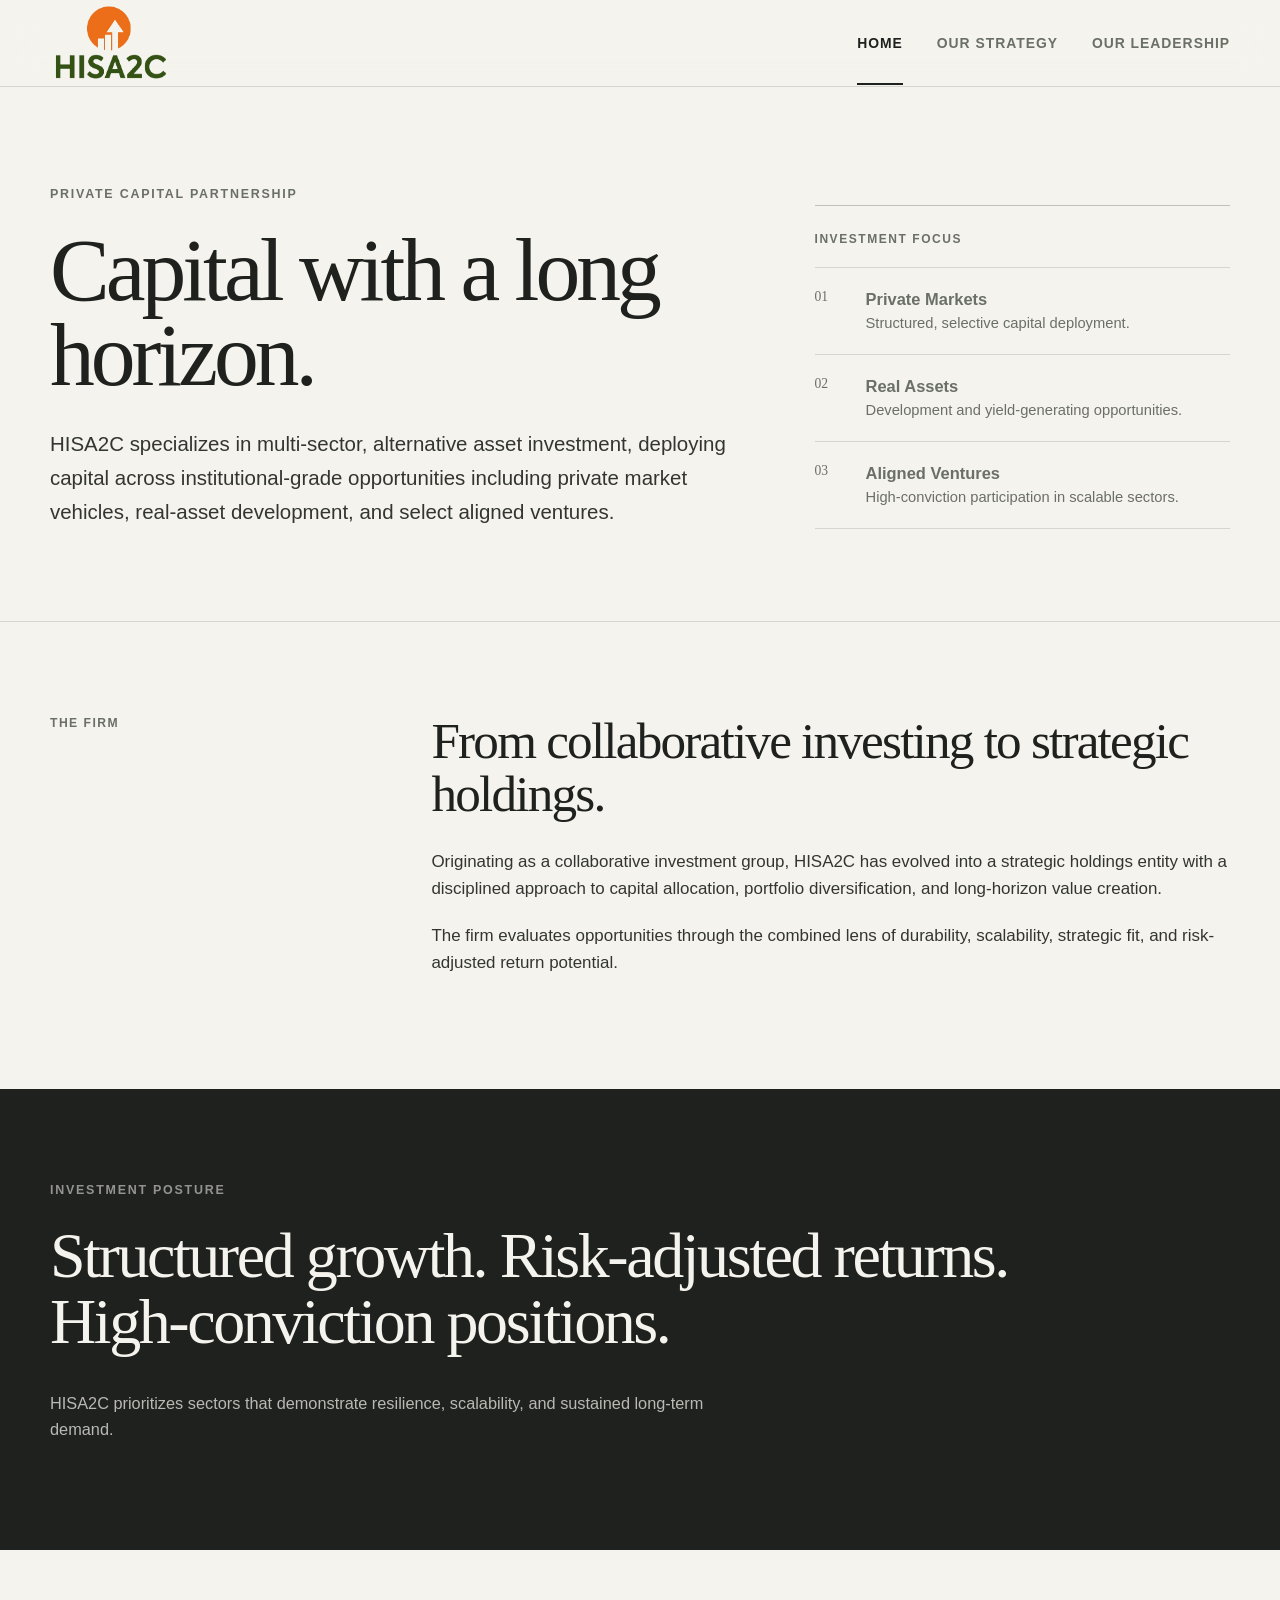
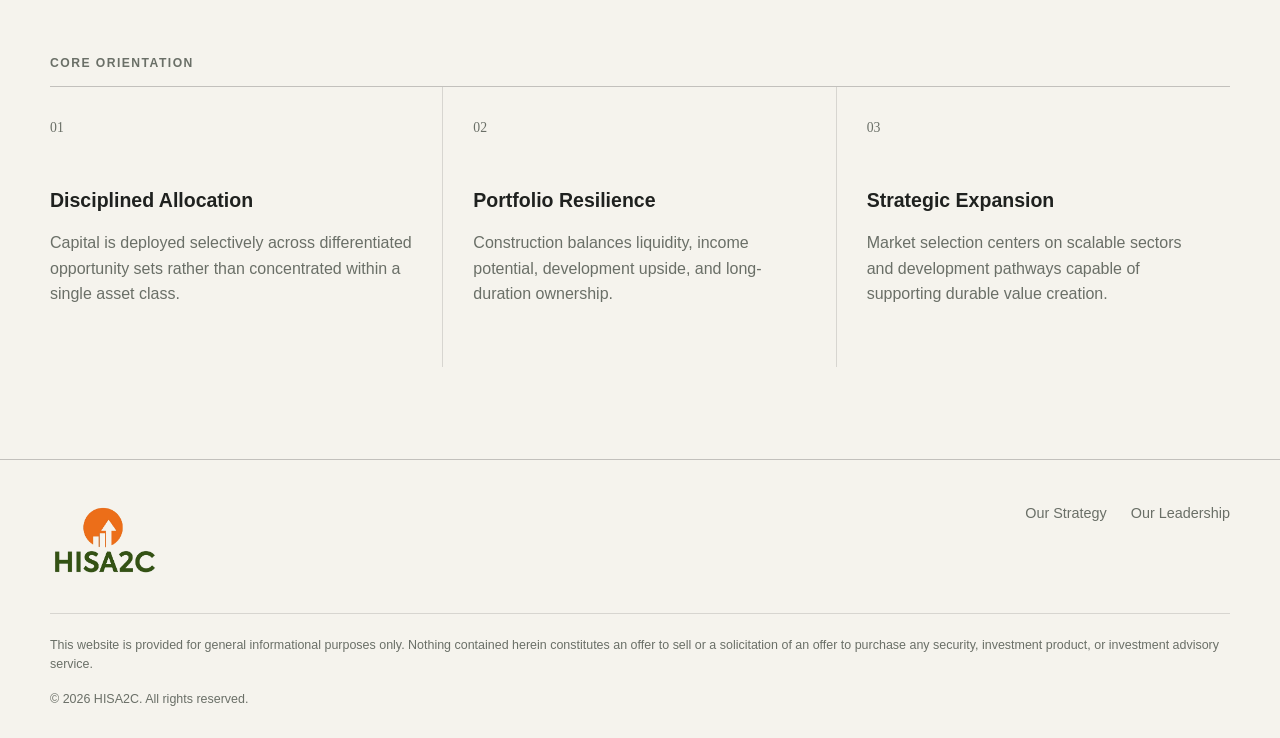
<file: index.html>
<!doctype html>
<html lang="en">
<head>
  <meta charset="utf-8">
  <meta name="viewport" content="width=device-width, initial-scale=1">
  <title>HISA2C | Private Capital Partnership</title>
  <meta name="description" content="HISA2C is a private capital partnership specializing in multi-sector, alternative asset investment across private markets, real assets, and aligned ventures.">
  <meta name="theme-color" content="#f5f3ed">
  <link rel="icon" href="assets/hisa2c-logo.png">
  <link rel="stylesheet" href="assets/styles.css">
</head>
<body>
  <header class="site-header">
    <div class="shell header-inner">
      <a class="brand" href="index.html" aria-label="HISA2C home"><img src="assets/hisa2c-logo.png" alt="HISA2C"></a>
      <button class="menu-toggle" aria-label="Open navigation" aria-expanded="false"><span></span><span></span><span></span></button>
      <nav class="nav" aria-label="Primary navigation">
        <a class="active" href="index.html">Home</a>
        <a href="strategy.html">Our Strategy</a>
        <a href="leadership.html">Our Leadership</a>
      </nav>
    </div>
  </header>

  <main>
    <section class="hero">
      <div class="shell hero-grid">
        <div class="reveal">
          <p class="eyebrow">Private Capital Partnership</p>
          <h1>Capital with a long horizon.</h1>
          <p class="hero-copy">HISA2C specializes in multi-sector, alternative asset investment, deploying capital across institutional-grade opportunities including private market vehicles, real-asset development, and select aligned ventures.</p>
        </div>
        <aside class="hero-side reveal" aria-label="Investment focus">
          <div class="hero-side-label">Investment Focus</div>
          <div class="asset-list">
            <div class="asset-row"><span class="asset-num">01</span><span><strong>Private Markets</strong><span>Structured, selective capital deployment.</span></span></div>
            <div class="asset-row"><span class="asset-num">02</span><span><strong>Real Assets</strong><span>Development and yield-generating opportunities.</span></span></div>
            <div class="asset-row"><span class="asset-num">03</span><span><strong>Aligned Ventures</strong><span>High-conviction participation in scalable sectors.</span></span></div>
          </div>
        </aside>
      </div>
    </section>

    <section class="section">
      <div class="shell section-grid reveal">
        <div class="section-kicker">The Firm</div>
        <div>
          <h2>From collaborative investing to strategic holdings.</h2>
          <div class="section-copy">
            <p>Originating as a collaborative investment group, HISA2C has evolved into a strategic holdings entity with a disciplined approach to capital allocation, portfolio diversification, and long-horizon value creation.</p>
            <p>The firm evaluates opportunities through the combined lens of durability, scalability, strategic fit, and risk-adjusted return potential.</p>
          </div>
        </div>
      </div>
    </section>

    <section class="statement">
      <div class="shell reveal">
        <p class="eyebrow">Investment Posture</p>
        <h2>Structured growth. Risk-adjusted returns. High-conviction positions.</h2>
        <p class="statement-note">HISA2C prioritizes sectors that demonstrate resilience, scalability, and sustained long-term demand.</p>
      </div>
    </section>

    <section class="section">
      <div class="shell">
        <p class="section-kicker reveal">Core Orientation</p>
        <div class="focus-grid reveal">
          <article class="focus-card"><div class="focus-index">01</div><h3>Disciplined Allocation</h3><p>Capital is deployed selectively across differentiated opportunity sets rather than concentrated within a single asset class.</p></article>
          <article class="focus-card"><div class="focus-index">02</div><h3>Portfolio Resilience</h3><p>Construction balances liquidity, income potential, development upside, and long-duration ownership.</p></article>
          <article class="focus-card"><div class="focus-index">03</div><h3>Strategic Expansion</h3><p>Market selection centers on scalable sectors and development pathways capable of supporting durable value creation.</p></article>
        </div>
      </div>
    </section>
  </main>

  <footer class="site-footer">
    <div class="shell">
      <div class="footer-top">
        <a class="footer-brand" href="index.html"><img src="assets/hisa2c-logo.png" alt="HISA2C"></a>
        <div class="footer-nav"><a href="strategy.html">Our Strategy</a><a href="leadership.html">Our Leadership</a></div>
      </div>
      <div class="disclaimer">This website is provided for general informational purposes only. Nothing contained herein constitutes an offer to sell or a solicitation of an offer to purchase any security, investment product, or investment advisory service.</div>
      <div class="copyright">© <span data-year></span> HISA2C. All rights reserved.</div>
    </div>
  </footer>
  <script src="assets/site.js"></script>
</body>
</html>
</file>
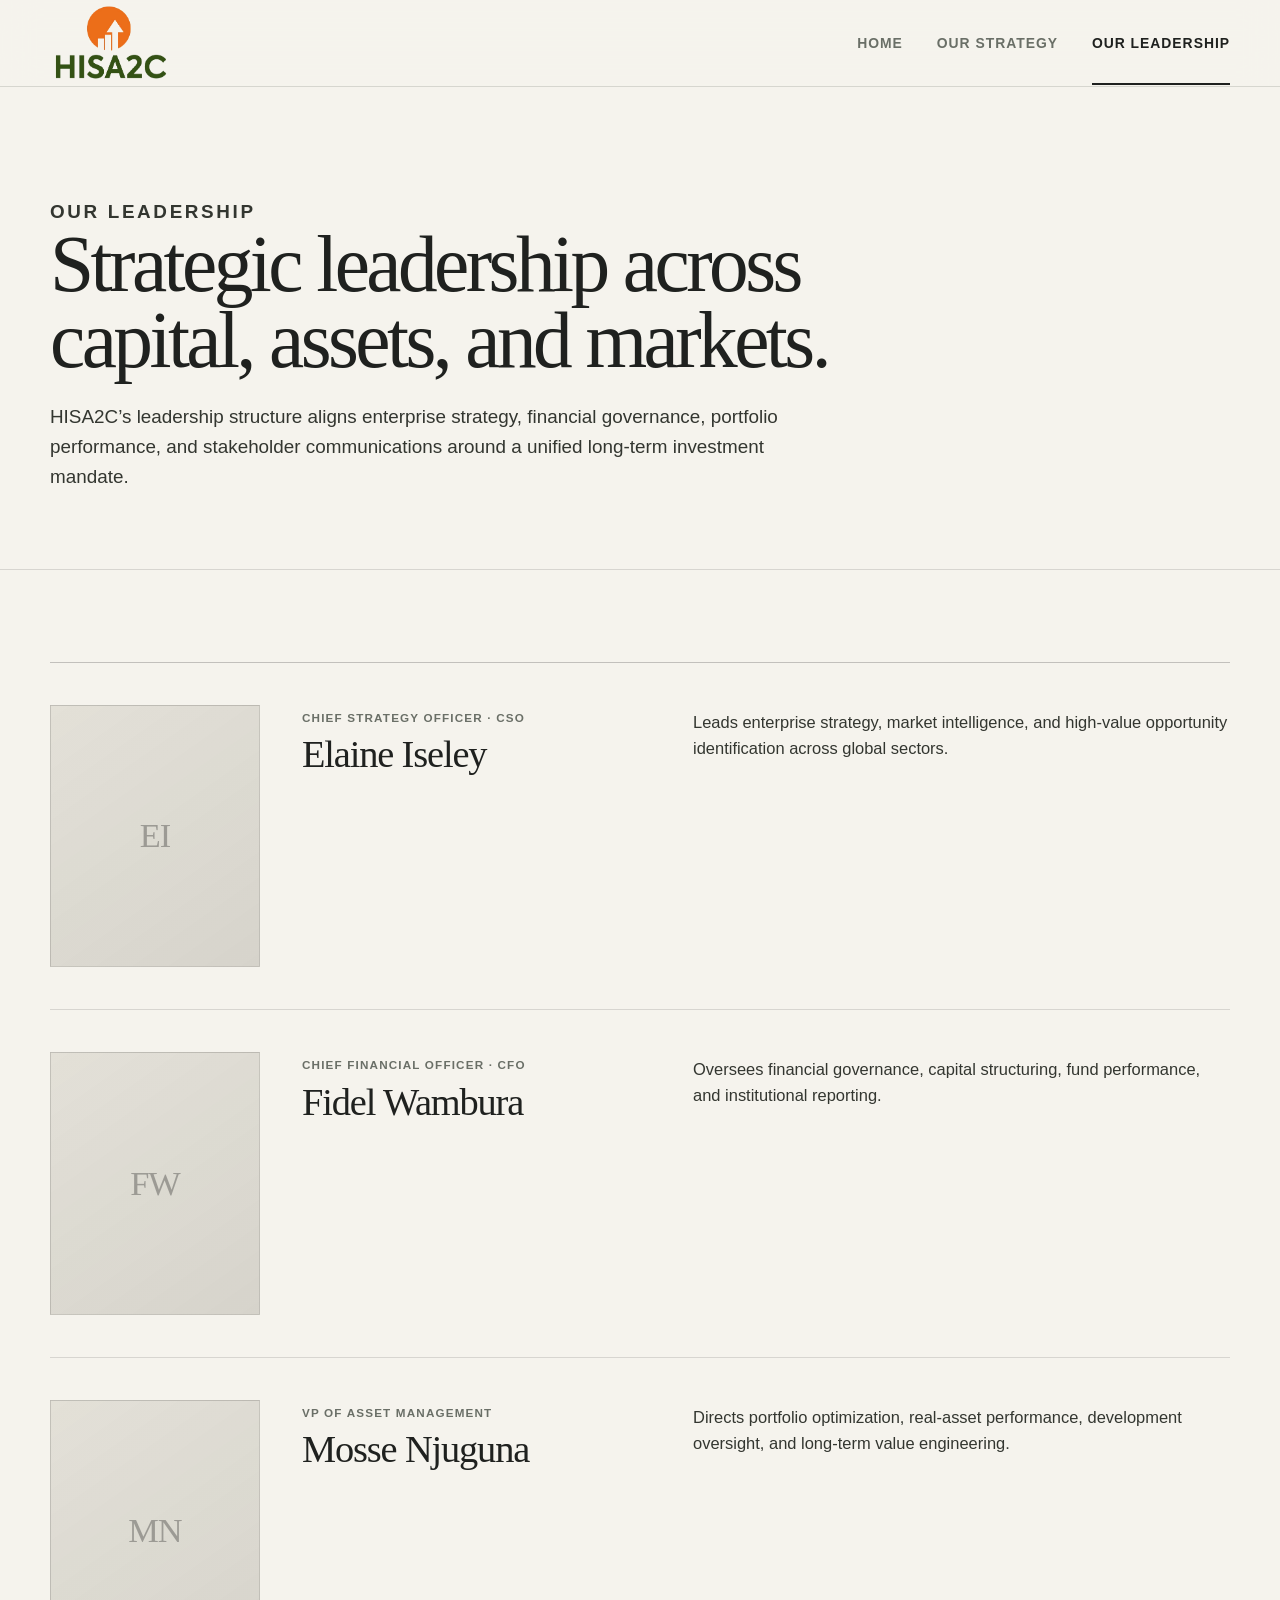
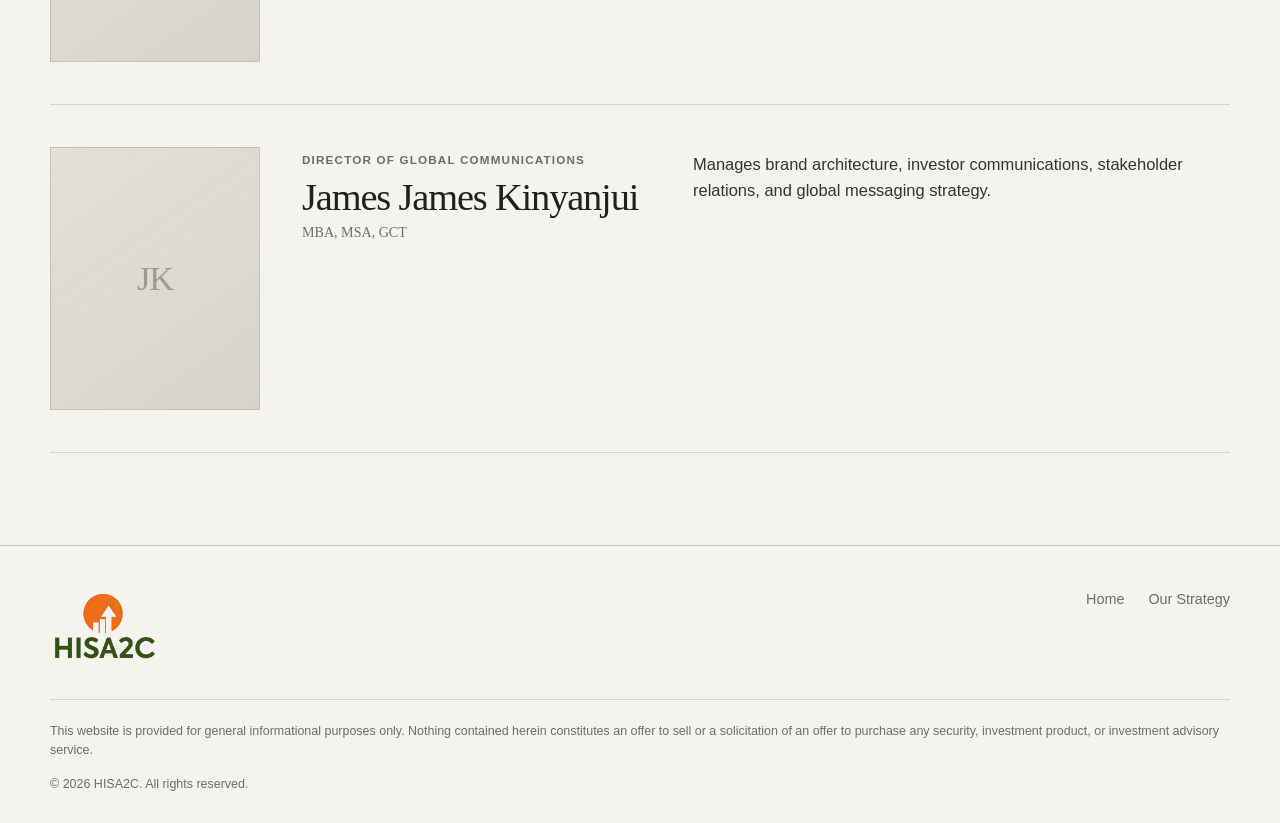
<file: leadership.html>
<!doctype html>
<html lang="en">
<head>
  <meta charset="utf-8">
  <meta name="viewport" content="width=device-width, initial-scale=1">
  <title>Our Leadership | HISA2C</title>
  <meta name="description" content="Meet the leadership team guiding strategy, financial governance, asset management, and global communications at HISA2C.">
  <meta name="theme-color" content="#f5f3ed">
  <link rel="icon" href="assets/hisa2c-logo.png">
  <link rel="stylesheet" href="assets/styles.css">
</head>
<body>
  <header class="site-header">
    <div class="shell header-inner">
      <a class="brand" href="index.html" aria-label="HISA2C home"><img src="assets/hisa2c-logo.png" alt="HISA2C"></a>
      <button class="menu-toggle" aria-label="Open navigation" aria-expanded="false"><span></span><span></span><span></span></button>
      <nav class="nav" aria-label="Primary navigation">
        <a href="index.html">Home</a>
        <a href="strategy.html">Our Strategy</a>
        <a class="active" href="leadership.html">Our Leadership</a>
      </nav>
    </div>
  </header>

  <main>
    <section class="page-hero">
      <div class="shell reveal">
        <p class="eyebrow">Our Leadership</p>
        <h1>Strategic leadership across capital, assets, and markets.</h1>
        <p>HISA2C’s leadership structure aligns enterprise strategy, financial governance, portfolio performance, and stakeholder communications around a unified long-term investment mandate.</p>
      </div>
    </section>

    <section class="section">
      <div class="shell">
        <div class="leadership-list reveal">
          <article class="leader">
            <div class="photo-placeholder" aria-label="Photo placeholder for Elaine Iseley">EI</div>
            <div><div class="leader-role">Chief Strategy Officer · CSO</div><h2>Elaine Iseley</h2></div>
            <p>Leads enterprise strategy, market intelligence, and high-value opportunity identification across global sectors.</p>
          </article>
          <article class="leader">
            <div class="photo-placeholder" aria-label="Photo placeholder for Fidel Wambura">FW</div>
            <div><div class="leader-role">Chief Financial Officer · CFO</div><h2>Fidel Wambura</h2></div>
            <p>Oversees financial governance, capital structuring, fund performance, and institutional reporting.</p>
          </article>
          <article class="leader">
            <div class="photo-placeholder" aria-label="Photo placeholder for Mosse Njuguna">MN</div>
            <div><div class="leader-role">VP of Asset Management</div><h2>Mosse Njuguna</h2></div>
            <p>Directs portfolio optimization, real-asset performance, development oversight, and long-term value engineering.</p>
          </article>
          <article class="leader">
            <div class="photo-placeholder" aria-label="Photo placeholder for James James Kinyanjui">JK</div>
            <div><div class="leader-role">Director of Global Communications</div><h2>James James Kinyanjui <span class="credentials">MBA, MSA, GCT</span></h2></div>
            <p>Manages brand architecture, investor communications, stakeholder relations, and global messaging strategy.</p>
          </article>
        </div>
      </div>
    </section>
  </main>

  <footer class="site-footer">
    <div class="shell">
      <div class="footer-top">
        <a class="footer-brand" href="index.html"><img src="assets/hisa2c-logo.png" alt="HISA2C"></a>
        <div class="footer-nav"><a href="index.html">Home</a><a href="strategy.html">Our Strategy</a></div>
      </div>
      <div class="disclaimer">This website is provided for general informational purposes only. Nothing contained herein constitutes an offer to sell or a solicitation of an offer to purchase any security, investment product, or investment advisory service.</div>
      <div class="copyright">© <span data-year></span> HISA2C. All rights reserved.</div>
    </div>
  </footer>
  <script src="assets/site.js"></script>
</body>
</html>
</file>
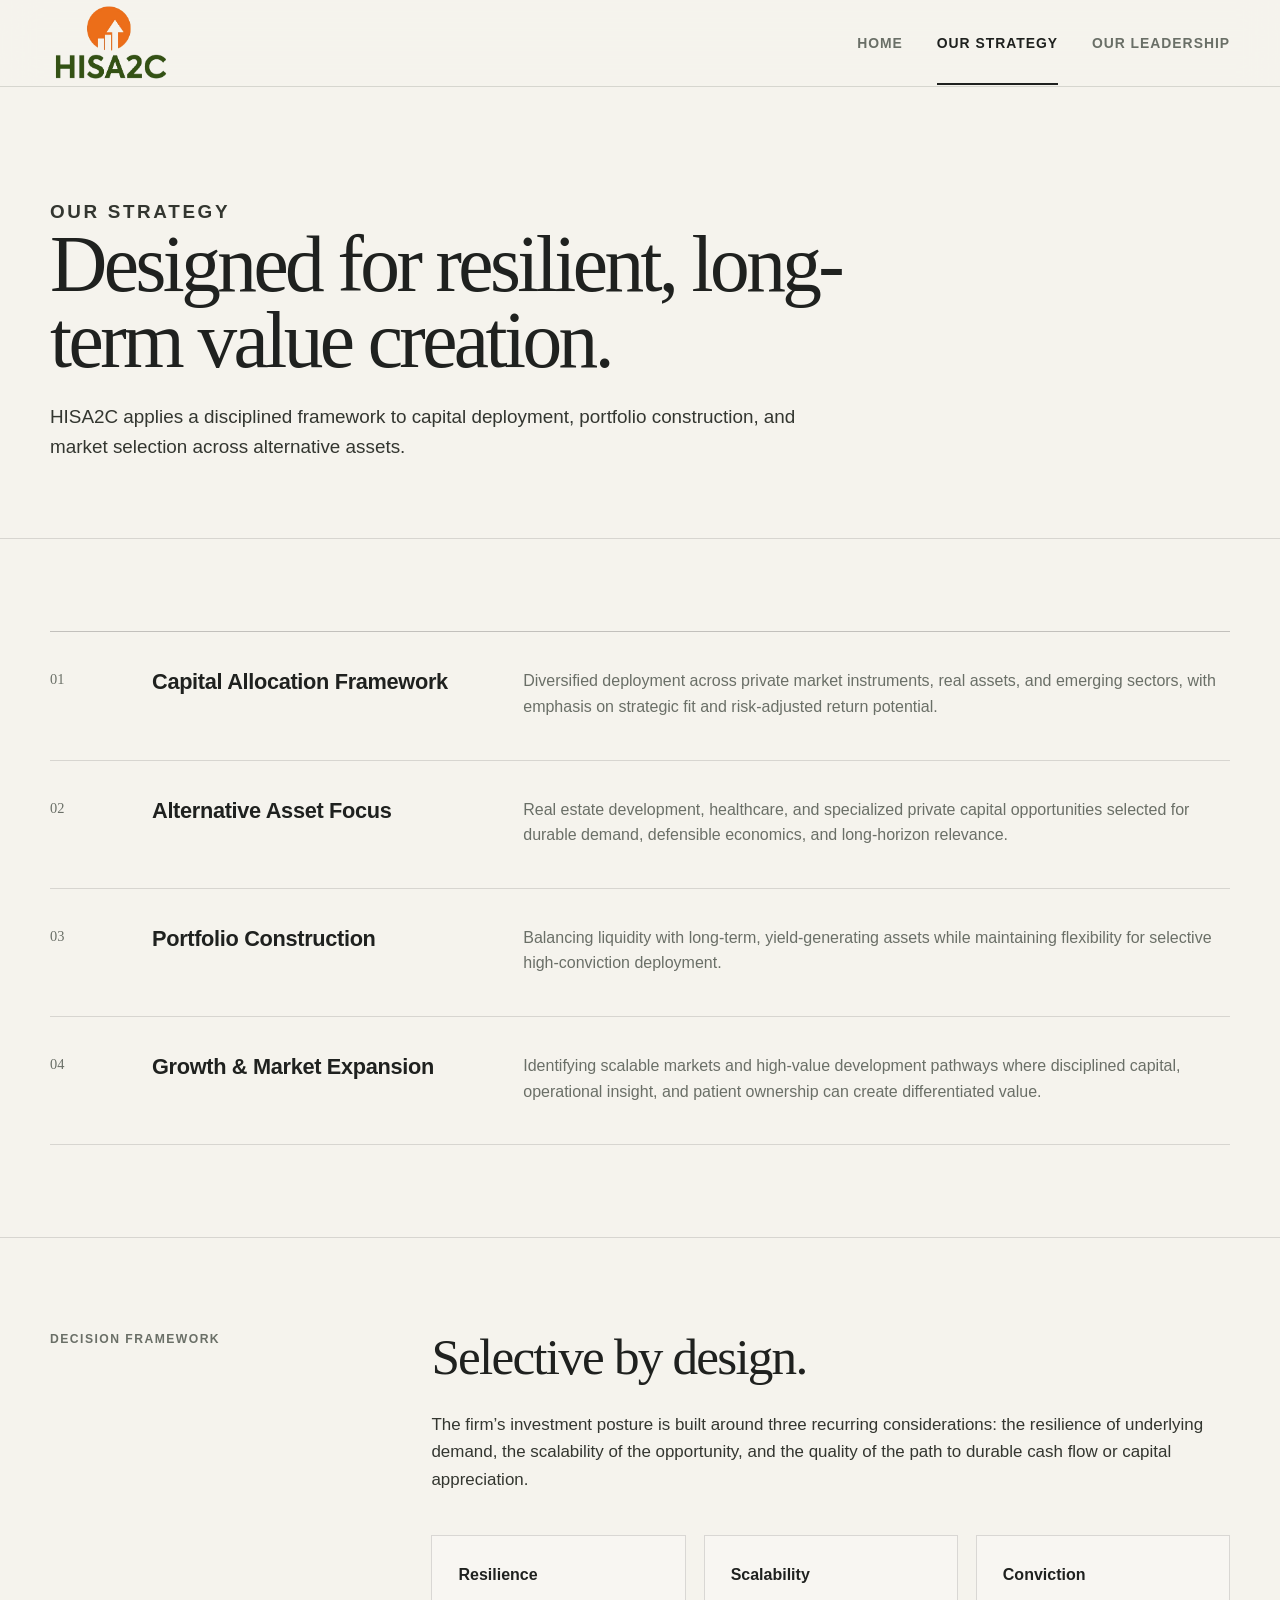
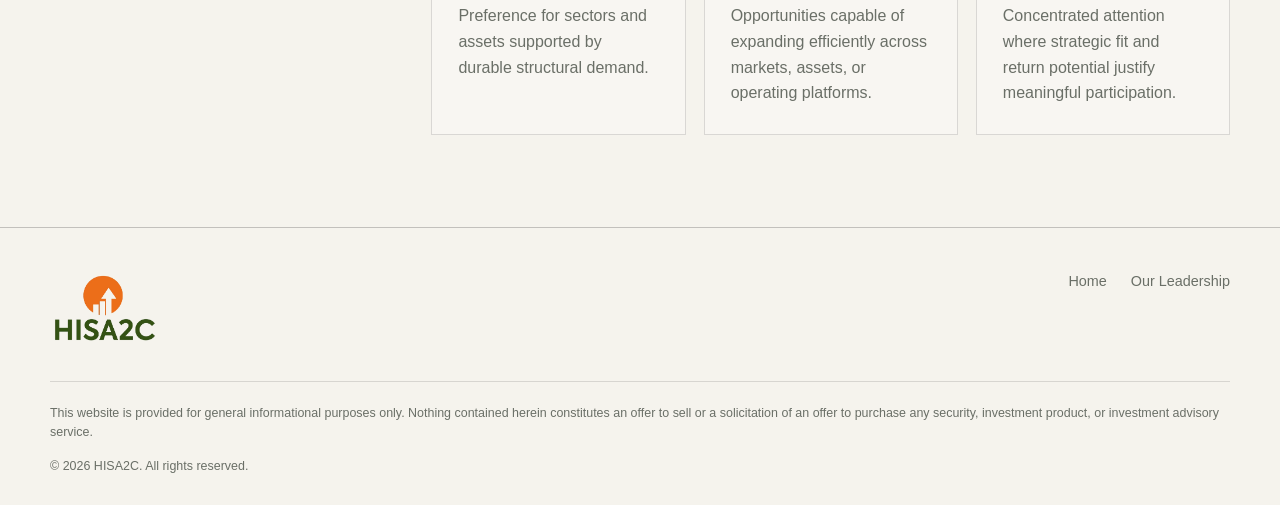
<file: strategy.html>
<!doctype html>
<html lang="en">
<head>
  <meta charset="utf-8">
  <meta name="viewport" content="width=device-width, initial-scale=1">
  <title>Our Strategy | HISA2C</title>
  <meta name="description" content="HISA2C's strategy centers on disciplined capital allocation, alternative assets, portfolio construction, and scalable market expansion.">
  <meta name="theme-color" content="#f5f3ed">
  <link rel="icon" href="assets/hisa2c-logo.png">
  <link rel="stylesheet" href="assets/styles.css">
</head>
<body>
  <header class="site-header">
    <div class="shell header-inner">
      <a class="brand" href="index.html" aria-label="HISA2C home"><img src="assets/hisa2c-logo.png" alt="HISA2C"></a>
      <button class="menu-toggle" aria-label="Open navigation" aria-expanded="false"><span></span><span></span><span></span></button>
      <nav class="nav" aria-label="Primary navigation">
        <a href="index.html">Home</a>
        <a class="active" href="strategy.html">Our Strategy</a>
        <a href="leadership.html">Our Leadership</a>
      </nav>
    </div>
  </header>

  <main>
    <section class="page-hero">
      <div class="shell reveal">
        <p class="eyebrow">Our Strategy</p>
        <h1>Designed for resilient, long-term value creation.</h1>
        <p>HISA2C applies a disciplined framework to capital deployment, portfolio construction, and market selection across alternative assets.</p>
      </div>
    </section>

    <section class="section">
      <div class="shell">
        <div class="strategy-list reveal">
          <article class="strategy-item">
            <div class="num">01</div>
            <h2>Capital Allocation Framework</h2>
            <p>Diversified deployment across private market instruments, real assets, and emerging sectors, with emphasis on strategic fit and risk-adjusted return potential.</p>
          </article>
          <article class="strategy-item">
            <div class="num">02</div>
            <h2>Alternative Asset Focus</h2>
            <p>Real estate development, healthcare, and specialized private capital opportunities selected for durable demand, defensible economics, and long-horizon relevance.</p>
          </article>
          <article class="strategy-item">
            <div class="num">03</div>
            <h2>Portfolio Construction</h2>
            <p>Balancing liquidity with long-term, yield-generating assets while maintaining flexibility for selective high-conviction deployment.</p>
          </article>
          <article class="strategy-item">
            <div class="num">04</div>
            <h2>Growth &amp; Market Expansion</h2>
            <p>Identifying scalable markets and high-value development pathways where disciplined capital, operational insight, and patient ownership can create differentiated value.</p>
          </article>
        </div>
      </div>
    </section>

    <section class="section">
      <div class="shell section-grid reveal">
        <div class="section-kicker">Decision Framework</div>
        <div>
          <h2>Selective by design.</h2>
          <div class="section-copy"><p>The firm’s investment posture is built around three recurring considerations: the resilience of underlying demand, the scalability of the opportunity, and the quality of the path to durable cash flow or capital appreciation.</p></div>
          <div class="principles">
            <div class="principle"><strong>Resilience</strong><span>Preference for sectors and assets supported by durable structural demand.</span></div>
            <div class="principle"><strong>Scalability</strong><span>Opportunities capable of expanding efficiently across markets, assets, or operating platforms.</span></div>
            <div class="principle"><strong>Conviction</strong><span>Concentrated attention where strategic fit and return potential justify meaningful participation.</span></div>
          </div>
        </div>
      </div>
    </section>
  </main>

  <footer class="site-footer">
    <div class="shell">
      <div class="footer-top">
        <a class="footer-brand" href="index.html"><img src="assets/hisa2c-logo.png" alt="HISA2C"></a>
        <div class="footer-nav"><a href="index.html">Home</a><a href="leadership.html">Our Leadership</a></div>
      </div>
      <div class="disclaimer">This website is provided for general informational purposes only. Nothing contained herein constitutes an offer to sell or a solicitation of an offer to purchase any security, investment product, or investment advisory service.</div>
      <div class="copyright">© <span data-year></span> HISA2C. All rights reserved.</div>
    </div>
  </footer>
  <script src="assets/site.js"></script>
</body>
</html>
</file>
<file: assets/styles.css>
:root {
  --ink: #1f211f;
  --ink-2: #333630;
  --muted: #6a6f67;
  --paper: #f5f3ed;
  --paper-2: #ebe8df;
  --white: #ffffff;
  --line: rgba(31, 33, 31, 0.14);
  --line-strong: rgba(31, 33, 31, 0.24);
  --brand-green: #345214;
  --brand-orange: #ec6e19;
  --max: 1180px;
  --shadow: 0 24px 70px rgba(25, 27, 24, 0.08);
}

* { box-sizing: border-box; }
html { scroll-behavior: smooth; }
body {
  margin: 0;
  color: var(--ink);
  background: var(--paper);
  font-family: Inter, ui-sans-serif, -apple-system, BlinkMacSystemFont, "Segoe UI", Helvetica, Arial, sans-serif;
  font-size: 16px;
  line-height: 1.6;
  -webkit-font-smoothing: antialiased;
}
img { max-width: 100%; display: block; }
a { color: inherit; text-decoration: none; }
button, input { font: inherit; }

.shell {
  width: min(calc(100% - 48px), var(--max));
  margin: 0 auto;
}

.site-header {
  position: sticky;
  top: 0;
  z-index: 50;
  background: rgba(245, 243, 237, 0.92);
  backdrop-filter: blur(18px);
  border-bottom: 1px solid var(--line);
}
.header-inner {
  min-height: 86px;
  display: flex;
  align-items: center;
  justify-content: space-between;
  gap: 28px;
}
.brand {
  display: inline-flex;
  align-items: center;
  gap: 12px;
  flex: 0 0 auto;
}
.brand img {
  width: 122px;
  height: auto;
}
.nav {
  display: flex;
  align-items: center;
  gap: 34px;
}
.nav a {
  position: relative;
  color: var(--muted);
  font-size: 0.87rem;
  font-weight: 650;
  letter-spacing: 0.07em;
  text-transform: uppercase;
  transition: color .2s ease;
}
.nav a:hover, .nav a.active { color: var(--ink); }
.nav a.active::after {
  content: "";
  position: absolute;
  left: 0;
  right: 0;
  bottom: -31px;
  height: 2px;
  background: var(--ink);
}
.menu-toggle {
  display: none;
  border: 0;
  background: transparent;
  width: 44px;
  height: 44px;
  padding: 9px;
  cursor: pointer;
}
.menu-toggle span {
  display: block;
  height: 2px;
  margin: 6px 0;
  background: var(--ink);
  transition: transform .2s ease, opacity .2s ease;
}

.hero {
  padding: 98px 0 92px;
  border-bottom: 1px solid var(--line);
}
.hero-grid {
  display: grid;
  grid-template-columns: minmax(0, 1.25fr) minmax(360px, .75fr);
  gap: 72px;
  align-items: end;
}
.eyebrow {
  margin: 0 0 22px;
  font-size: 0.78rem;
  font-weight: 750;
  letter-spacing: 0.14em;
  text-transform: uppercase;
  color: var(--muted);
}
.hero h1, .page-hero h1 {
  margin: 0;
  max-width: 900px;
  font-family: Georgia, "Times New Roman", serif;
  font-size: clamp(3.35rem, 7vw, 6.45rem);
  line-height: 0.95;
  letter-spacing: -0.045em;
  font-weight: 500;
}
.hero-copy {
  margin: 30px 0 0;
  max-width: 760px;
  color: var(--ink-2);
  font-size: clamp(1.08rem, 1.6vw, 1.32rem);
  line-height: 1.65;
}
.hero-side {
  border-top: 1px solid var(--line-strong);
  padding-top: 24px;
}
.hero-side-label {
  font-size: .75rem;
  font-weight: 750;
  letter-spacing: .13em;
  text-transform: uppercase;
  color: var(--muted);
  margin-bottom: 18px;
}
.asset-list {
  display: grid;
  gap: 0;
}
.asset-row {
  display: grid;
  grid-template-columns: 38px 1fr;
  gap: 13px;
  padding: 18px 0;
  border-bottom: 1px solid var(--line);
  align-items: start;
}
.asset-row:first-child { border-top: 1px solid var(--line); }
.asset-num {
  font-family: Georgia, serif;
  font-size: .85rem;
  color: var(--muted);
}
.asset-row strong {
  display: block;
  font-size: 1.03rem;
  font-weight: 650;
}
.asset-row span:last-child {
  color: var(--muted);
  font-size: .92rem;
}

.section {
  padding: 92px 0;
}
.section + .section { border-top: 1px solid var(--line); }
.section-grid {
  display: grid;
  grid-template-columns: minmax(220px, .38fr) minmax(0, 1fr);
  gap: 78px;
}
.section-kicker {
  color: var(--muted);
  text-transform: uppercase;
  letter-spacing: .12em;
  font-size: .76rem;
  font-weight: 750;
}
.section h2 {
  margin: 0 0 28px;
  max-width: 880px;
  font-family: Georgia, "Times New Roman", serif;
  font-size: clamp(2.25rem, 4vw, 4rem);
  font-weight: 500;
  line-height: 1.04;
  letter-spacing: -.035em;
}
.section-copy {
  max-width: 860px;
  color: var(--ink-2);
  font-size: 1.06rem;
}
.section-copy p { margin: 0 0 20px; }

.statement {
  background: var(--ink);
  color: var(--paper);
  padding: 92px 0;
}
.statement .eyebrow { color: rgba(245,243,237,.55); }
.statement h2 {
  margin: 0;
  max-width: 980px;
  font-family: Georgia, "Times New Roman", serif;
  font-weight: 500;
  font-size: clamp(2.5rem, 5vw, 5rem);
  line-height: 1.04;
  letter-spacing: -.038em;
}
.statement-note {
  margin-top: 34px;
  max-width: 700px;
  color: rgba(245,243,237,.72);
  font-size: 1.02rem;
}

.focus-grid {
  display: grid;
  grid-template-columns: repeat(3, 1fr);
  border-top: 1px solid var(--line-strong);
}
.focus-card {
  min-height: 280px;
  padding: 30px 30px 34px 0;
  border-right: 1px solid var(--line);
}
.focus-card:not(:first-child) { padding-left: 30px; }
.focus-card:last-child { border-right: 0; }
.focus-index {
  color: var(--muted);
  font-family: Georgia, serif;
  font-size: .86rem;
  margin-bottom: 46px;
}
.focus-card h3 {
  margin: 0 0 14px;
  font-size: 1.22rem;
  font-weight: 650;
}
.focus-card p {
  margin: 0;
  color: var(--muted);
}

.page-hero {
  padding: 86px 0 76px;
  border-bottom: 1px solid var(--line);
}
.page-hero h1 { font-size: clamp(3.35rem, 6.2vw, 5.8rem); }
.page-hero p {
  max-width: 760px;
  margin: 24px 0 0;
  color: var(--ink-2);
  font-size: 1.18rem;
}

.strategy-list {
  border-top: 1px solid var(--line-strong);
}
.strategy-item {
  display: grid;
  grid-template-columns: 70px minmax(260px, .48fr) minmax(0, 1fr);
  gap: 32px;
  padding: 36px 0 40px;
  border-bottom: 1px solid var(--line);
}
.strategy-item .num {
  color: var(--muted);
  font-family: Georgia, serif;
  font-size: .9rem;
}
.strategy-item h2 {
  margin: 0;
  font-family: inherit;
  font-size: 1.36rem;
  letter-spacing: -.015em;
  line-height: 1.28;
  font-weight: 650;
}
.strategy-item p {
  margin: 0;
  color: var(--muted);
  max-width: 700px;
}

.principles {
  display: grid;
  grid-template-columns: repeat(3, 1fr);
  gap: 18px;
  margin-top: 42px;
}
.principle {
  min-height: 200px;
  border: 1px solid var(--line);
  background: rgba(255,255,255,.25);
  padding: 26px;
}
.principle strong {
  display: block;
  margin-bottom: 16px;
  font-size: 1rem;
}
.principle span { color: var(--muted); }

.leadership-list {
  border-top: 1px solid var(--line-strong);
}
.leader {
  display: grid;
  grid-template-columns: 210px minmax(260px, .65fr) minmax(0, 1fr);
  gap: 42px;
  padding: 42px 0;
  border-bottom: 1px solid var(--line);
  align-items: start;
}
.photo-placeholder {
  aspect-ratio: 4 / 5;
  width: 100%;
  background:
    linear-gradient(145deg, rgba(31,33,31,.04), rgba(31,33,31,.1)),
    var(--paper-2);
  border: 1px solid var(--line);
  display: grid;
  place-items: center;
  color: rgba(31,33,31,.34);
  font-family: Georgia, serif;
  font-size: 2.15rem;
  letter-spacing: -.03em;
}
.leader-role {
  margin: 4px 0 8px;
  color: var(--muted);
  text-transform: uppercase;
  letter-spacing: .1em;
  font-size: .73rem;
  font-weight: 750;
}
.leader h2 {
  margin: 0;
  font-family: Georgia, "Times New Roman", serif;
  font-size: clamp(1.9rem, 3vw, 3rem);
  font-weight: 500;
  line-height: 1.03;
  letter-spacing: -.03em;
}
.credentials {
  display: block;
  margin-top: 8px;
  font-family: inherit;
  font-size: .88rem;
  color: var(--muted);
  letter-spacing: 0;
}
.leader p {
  margin: 4px 0 0;
  color: var(--ink-2);
  font-size: 1.03rem;
}

.brand-panel {
  margin-top: 50px;
  border: 1px solid var(--line);
  background: var(--white);
  min-height: 260px;
  display: flex;
  align-items: center;
  justify-content: center;
  padding: 36px;
  box-shadow: var(--shadow);
}
.brand-panel img { width: min(430px, 78%); }

.site-footer {
  border-top: 1px solid var(--line-strong);
  padding: 42px 0 28px;
}
.footer-top {
  display: flex;
  justify-content: space-between;
  gap: 36px;
  align-items: flex-start;
}
.footer-brand img { width: 110px; }
.footer-nav {
  display: flex;
  gap: 24px;
  flex-wrap: wrap;
  color: var(--muted);
  font-size: .9rem;
}
.footer-nav a:hover { color: var(--ink); }
.disclaimer {
  margin-top: 34px;
  padding-top: 22px;
  border-top: 1px solid var(--line);
  color: var(--muted);
  font-size: .78rem;
  line-height: 1.55;
}
.copyright {
  margin-top: 15px;
  color: var(--muted);
  font-size: .78rem;
}

.reveal {
  opacity: 0;
  transform: translateY(12px);
  transition: opacity .65s ease, transform .65s ease;
}
.reveal.visible { opacity: 1; transform: none; }

@media (prefers-reduced-motion: reduce) {
  *, *::before, *::after { scroll-behavior: auto !important; transition: none !important; }
  .reveal { opacity: 1; transform: none; }
}

@media (max-width: 900px) {
  .shell { width: min(calc(100% - 36px), var(--max)); }
  .header-inner { min-height: 76px; }
  .brand img { width: 104px; }
  .menu-toggle { display: block; }
  .nav {
    position: absolute;
    left: 0;
    right: 0;
    top: 76px;
    display: none;
    padding: 16px 18px 24px;
    background: var(--paper);
    border-bottom: 1px solid var(--line);
    flex-direction: column;
    align-items: stretch;
    gap: 0;
  }
  .nav.open { display: flex; }
  .nav a { padding: 14px 0; border-bottom: 1px solid var(--line); }
  .nav a.active::after { display: none; }
  .hero { padding: 66px 0 64px; }
  .hero-grid { grid-template-columns: 1fr; gap: 46px; }
  .section { padding: 70px 0; }
  .section-grid { grid-template-columns: 1fr; gap: 20px; }
  .focus-grid { grid-template-columns: 1fr; }
  .focus-card, .focus-card:not(:first-child) {
    min-height: auto;
    padding: 28px 0;
    border-right: 0;
    border-bottom: 1px solid var(--line);
  }
  .focus-card:last-child { border-bottom: 0; }
  .focus-index { margin-bottom: 24px; }
  .strategy-item {
    grid-template-columns: 42px 1fr;
    gap: 14px 20px;
  }
  .strategy-item p { grid-column: 2; }
  .principles { grid-template-columns: 1fr; }
  .leader {
    grid-template-columns: 150px 1fr;
    gap: 28px;
  }
  .leader p { grid-column: 2; }
}

@media (max-width: 620px) {
  .shell { width: min(calc(100% - 28px), var(--max)); }
  .hero h1, .page-hero h1 { font-size: clamp(3rem, 16vw, 4.5rem); }
  .page-hero { padding: 58px 0 54px; }
  .section, .statement { padding: 58px 0; }
  .strategy-item { grid-template-columns: 1fr; padding: 28px 0; }
  .strategy-item p { grid-column: auto; }
  .strategy-item .num { margin-bottom: -4px; }
  .leader { grid-template-columns: 1fr; }
  .photo-placeholder { width: 132px; }
  .leader p { grid-column: auto; }
  .footer-top { flex-direction: column; }
  .brand-panel { min-height: 210px; padding: 26px; }
}
</file>
